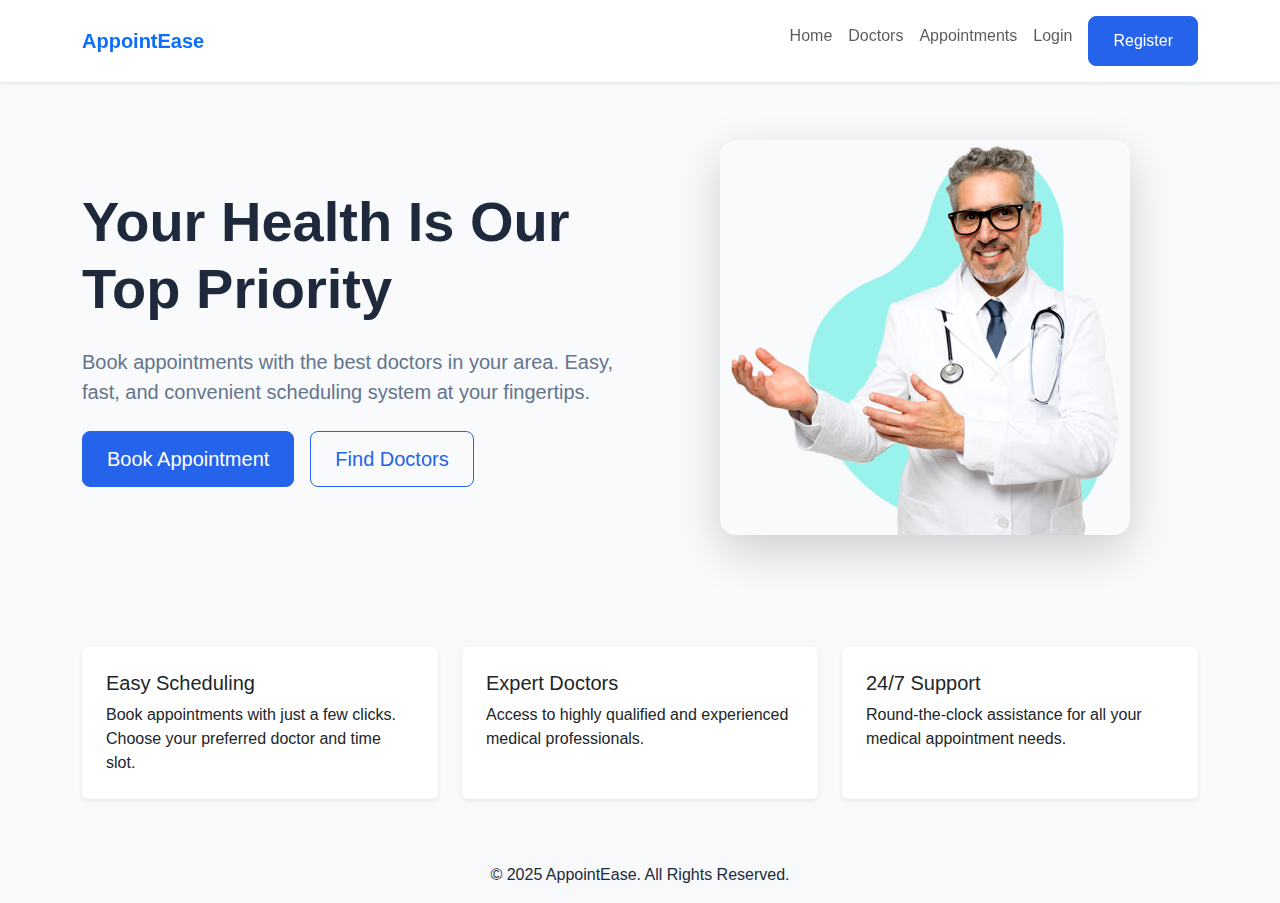
<file: index.html>
<!DOCTYPE html>
<html lang="en">

<head>
    <meta charset="UTF-8">
    <meta name="viewport" content="width=device-width, initial-scale=1.0">
    <title>AppointEase - Hospital Appointment System</title>
    <link href="https://cdn.jsdelivr.net/npm/bootstrap@5.3.2/dist/css/bootstrap.min.css" rel="stylesheet">
    
    <link rel="stylesheet" href="css/styles.css">
</head>

<body>
    <nav class="navbar navbar-expand-lg navbar-light bg-white fixed-top shadow-sm">
        <div class="container">
            <a class="navbar-brand d-flex align-items-center" href="index.html">
                <span class="fw-bold text-primary">AppointEase</span>
            </a>
            <button class="navbar-toggler" type="button" data-bs-toggle="collapse" data-bs-target="#navbarNav">
                <span class="navbar-toggler-icon"></span>
            </button>
            <div class="collapse navbar-collapse" id="navbarNav">
                <ul class="navbar-nav ms-auto">
                    <li class="nav-item">
                        <a class="nav-link" href="index.html">Home</a>
                    </li>
                    <li class="nav-item">
                        <a class="nav-link" href="doctors.html">Doctors</a>
                    </li>
                    <li class="nav-item">
                        <a class="nav-link" href="appointments.html">Appointments</a>
                    </li>
                    <li class="nav-item">
                        <a class="nav-link" href="login.html">Login</a>
                    </li>
                    <li class="nav-item">
                        <a class="btn btn-primary ms-2" href="register.html">Register</a>
                    </li>
                </ul>
            </div>
        </div>
    </nav>

    <section class="hero-section">
        <div class="container ">
            <div class="row align-items-center min-vh-90">
                <div class="col-lg-6">
                    <h1 class="display-4 fw-bold mb-4">Your Health Is Our<br>Top Priority</h1>
                    <p class="lead mb-4">Book appointments with the best doctors in your area. Easy, fast, and
                        convenient scheduling system at your fingertips.</p>
                    <div class="d-flex gap-3">
                        <a href="appointments.html" class="btn btn-primary btn-lg">Book Appointment</a>
                        <a href="doctors.html" class="btn btn-outline-primary btn-lg">Find Doctors</a>
                    </div>
                </div>
                <div class="col-lg-6 d-flex justify-content-center">
                    <img src="./assets/Doctor.png"
                         alt="Doctor with patient" class="img-fluid rounded-4 shadow-lg" width="75%">
                </div>
            </div>
        </div>
    </section>

    <section class="py-5 bg-light">
        <div class="container">
            <div class="row g-4">
                <div class="col-md-4">
                    <div class="card border-0 h-100 shadow-sm">
                        <div class="card-body p-4">
                            <h5 class="card-title">Easy Scheduling</h5>
                            <p class="card-text">Book appointments with just a few clicks. Choose your preferred doctor
                                and time slot.</p>
                        </div>
                    </div>
                </div>
                <div class="col-md-4">
                    <div class="card border-0 h-100 shadow-sm">
                        <div class="card-body p-4">
                            <h5 class="card-title">Expert Doctors</h5>
                            <p class="card-text">Access to highly qualified and experienced medical professionals.</p>
                        </div>
                    </div>
                </div>
                <div class="col-md-4">
                    <div class="card border-0 h-100 shadow-sm">
                        <div class="card-body p-4">
                            <h5 class="card-title">24/7 Support</h5>
                            <p class="card-text">Round-the-clock assistance for all your medical appointment needs.</p>
                        </div>
                    </div>
                </div>
            </div>
        </div>
    </section>
    <footer class="bg-light text-center py-3">
        <p class="mb-0">&copy; 2025 AppointEase. All Rights Reserved.</p>
    </footer>
    
    <script src="https://cdn.jsdelivr.net/npm/bootstrap@5.3.2/dist/js/bootstrap.bundle.min.js"></script>
</body>

</html>
</file>
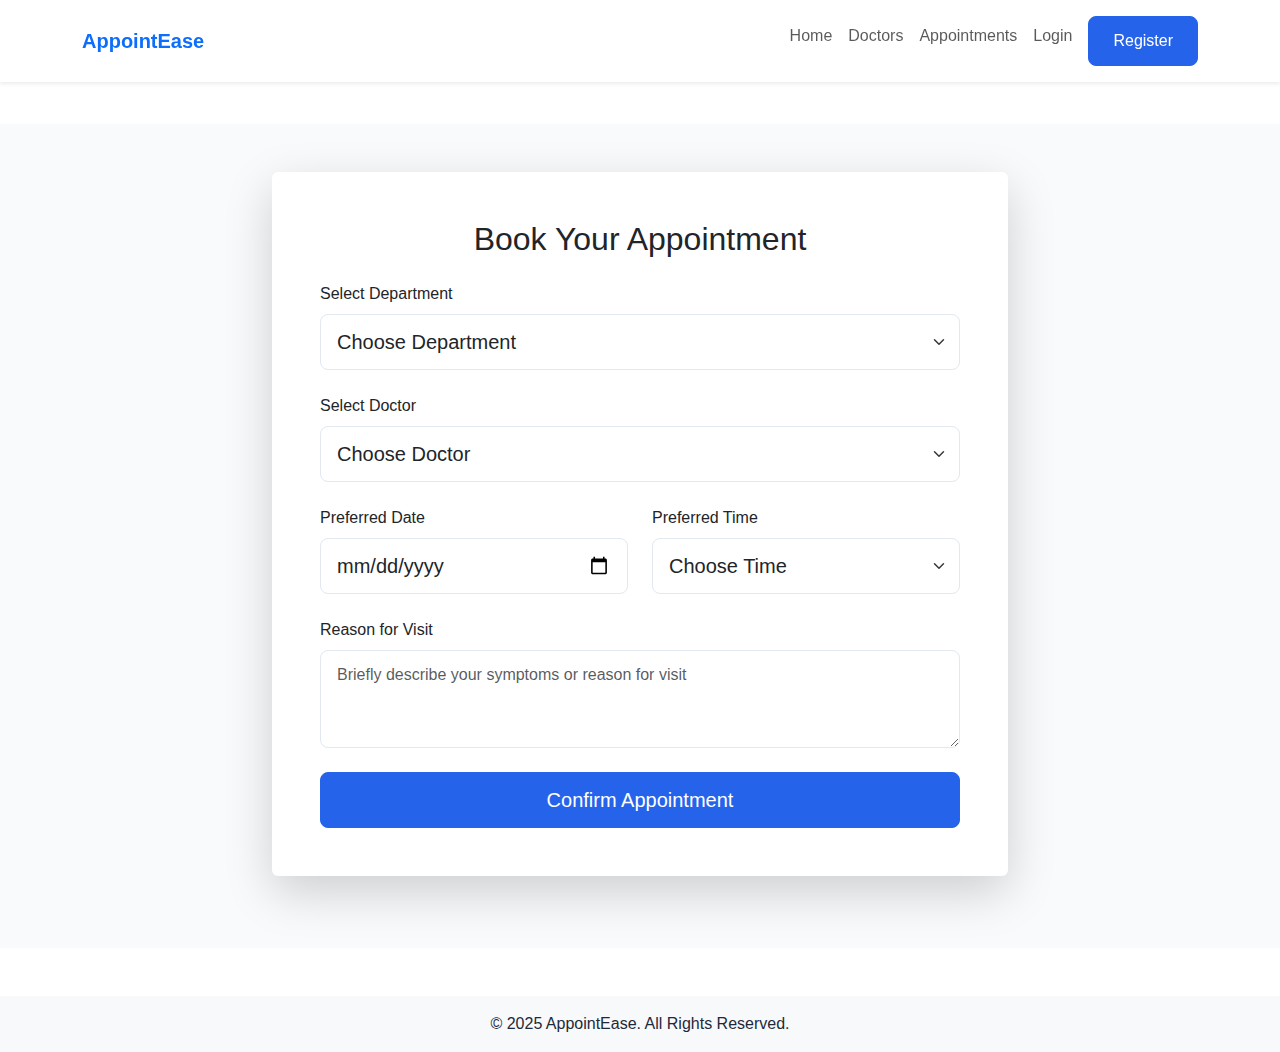
<file: appointments.html>
<!DOCTYPE html>
<html lang="en"> 
<head>
    <meta charset="UTF-8">
    <meta name="viewport" content="width=device-width, initial-scale=1.0">
    <title>Book Appointment - MediCare</title>
    <link href="https://cdn.jsdelivr.net/npm/bootstrap@5.3.2/dist/css/bootstrap.min.css" rel="stylesheet">
    <link rel="stylesheet" href="css/styles.css">
</head>

<body>
    <nav class="navbar navbar-expand-lg navbar-light bg-white fixed-top shadow-sm">
        <div class="container">
            <a class="navbar-brand d-flex align-items-center" href="index.html">
                <span class="fw-bold text-primary">AppointEase</span>
            </a>
            <button class="navbar-toggler" type="button" data-bs-toggle="collapse" data-bs-target="#navbarNav">
                <span class="navbar-toggler-icon"></span>
            </button>
            <div class="collapse navbar-collapse" id="navbarNav">
                <ul class="navbar-nav ms-auto">
                    <li class="nav-item">
                        <a class="nav-link" href="index.html">Home</a>
                    </li>
                    <li class="nav-item">
                        <a class="nav-link" href="doctors.html">Doctors</a>
                    </li>
                    <li class="nav-item">
                        <a class="nav-link" href="appointments.html">Appointments</a>
                    </li>
                    <li class="nav-item">
                        <a class="nav-link" href="login.html">Login</a>
                    </li>
                    <li class="nav-item">
                        <a class="btn btn-primary ms-2" href="register.html">Register</a>
                    </li>
                </ul>
            </div>
        </div>
    </nav>

    <section class="appointment-section pt-5 mt-5">
        <div class="container">
            <div class="row justify-content-center">
                <div class="col-lg-8">
                    <div class="card shadow-lg border-0">
                        <div class="card-body p-5">
                            <h2 class="text-center mb-4">Book Your Appointment</h2>
                            <form>
                                <div class="mb-4">
                                    <label class="form-label">Select Department</label>
                                    <select class="form-select form-select-lg">
                                        <option selected>Choose Department</option>
                                        <option>Cardiology</option>
                                        <option>Neurology</option>
                                        <option>Pediatrics</option>
                                        <option>Orthopedics</option>
                                    </select>
                                </div>

                                <div class="mb-4">
                                    <label class="form-label">Select Doctor</label>
                                    <select class="form-select form-select-lg">
                                        <option selected>Choose Doctor</option>
                                        <option>Dr. Sarah Johnson</option>
                                        <option>Dr. Michael Chen</option>
                                        <option>Dr. Emily Martinez</option>
                                    </select>
                                </div>

                                <div class="row mb-4">
                                    <div class="col-md-6">
                                        <label class="form-label">Preferred Date</label>
                                        <input type="date" class="form-control form-control-lg">
                                    </div>
                                    <div class="col-md-6">
                                        <label class="form-label">Preferred Time</label>
                                        <select class="form-select form-select-lg">
                                            <option selected>Choose Time</option>
                                            <option>09:00 AM</option>
                                            <option>10:00 AM</option>
                                            <option>11:00 AM</option>
                                            <option>02:00 PM</option>
                                            <option>03:00 PM</option>
                                            <option>04:00 PM</option>
                                        </select>
                                    </div>
                                </div>

                                <div class="mb-4">
                                    <label class="form-label">Reason for Visit</label>
                                    <textarea class="form-control" rows="3"
                                        placeholder="Briefly describe your symptoms or reason for visit"></textarea>
                                </div>

                                <button type="submit" class="btn btn-primary btn-lg w-100">Confirm Appointment</button>
                            </form>
                        </div>
                    </div>
                </div>
            </div>
        </div>
    </section>
    <footer class="bg-light text-center py-3 mt-5">
        <p class="mb-0">&copy; 2025 AppointEase. All Rights Reserved.</p>
    </footer>

    <script src="https://cdn.jsdelivr.net/npm/bootstrap@5.3.2/dist/js/bootstrap.bundle.min.js"></script>
</body>

</html>
</file>
<file: css/styles.css>
:root {
    --primary-color: #2563eb;
    --secondary-color: #1e40af;
    --light-bg: #f8fafc;
    --text-dark: #1e293b;
    --text-light: #64748b;
}

body {
    font-family: 'Inter', sans-serif;
    color: var(--text-dark);
    padding-top: 76px;
}

.navbar {
    padding: 1rem 0;
}

.navbar-brand img {
    width: 40px;
    height: 40px;
}

.hero-section {
    background-color: var(--light-bg);
    padding: 4rem 0;
}

.hero-section h1 {
    color: var(--text-dark);
    line-height: 1.2;
}

.hero-section .lead {
    color: var(--text-light);
}


.feature-icon {
    width: 48px;
    height: 48px;
    display: flex;
    align-items: center;
    justify-content: center;
    font-size: 1.5rem;
}

.doctor-card {
    transition: transform 0.3s ease;
    border: none;
    overflow: hidden;
}

.doctor-card:hover {
    transform: translateY(-5px);
}

.doctor-card img {
    height: 240px;
    object-fit: cover;
}

.doctor-card .card-body {
    padding: 1.5rem;
}

.doctor-card .rating {
    font-size: 0.9rem;
}

.appointment-section {
    background-color: var(--light-bg);
    min-height: calc(100vh - 76px);
    padding: 4rem 0;
}

.form-control, .form-select {
    padding: 0.75rem 1rem;
    border-radius: 0.5rem;
    border: 1px solid #e2e8f0;
}

.form-control:focus, .form-select:focus {
    border-color: var(--primary-color);
    box-shadow: 0 0 0 3px rgba(37, 99, 235, 0.1);
}

.btn-primary {
    background-color: var(--primary-color);
    border-color: var(--primary-color);
    padding: 0.75rem 1.5rem;
    border-radius: 0.5rem;
    transition: all 0.3s ease;
}

.btn-primary:hover {
    background-color: var(--secondary-color);
    border-color: var(--secondary-color);
    transform: translateY(-1px);
}

.btn-outline-primary {
    color: var(--primary-color);
    border-color: var(--primary-color);
    padding: 0.75rem 1.5rem;
    border-radius: 0.5rem;
}

.btn-outline-primary:hover {
    background-color: var(--primary-color);
    border-color: var(--primary-color);
    transform: translateY(-1px);
}

@media (max-width: 768px) {
    .hero-section {
        text-align: center;
        padding: 2rem 0;
    }

    .hero-section .btn-group {
        justify-content: center;
    }

    .doctor-card img {
        height: 200px;
    }
}

@keyframes fadeIn {
    from {
        opacity: 0;
        transform: translateY(20px);
    }
    to {
        opacity: 1;
        transform: translateY(0);
    }
}

.fade-in {
    animation: fadeIn 0.6s ease-out forwards;
}
</file>
